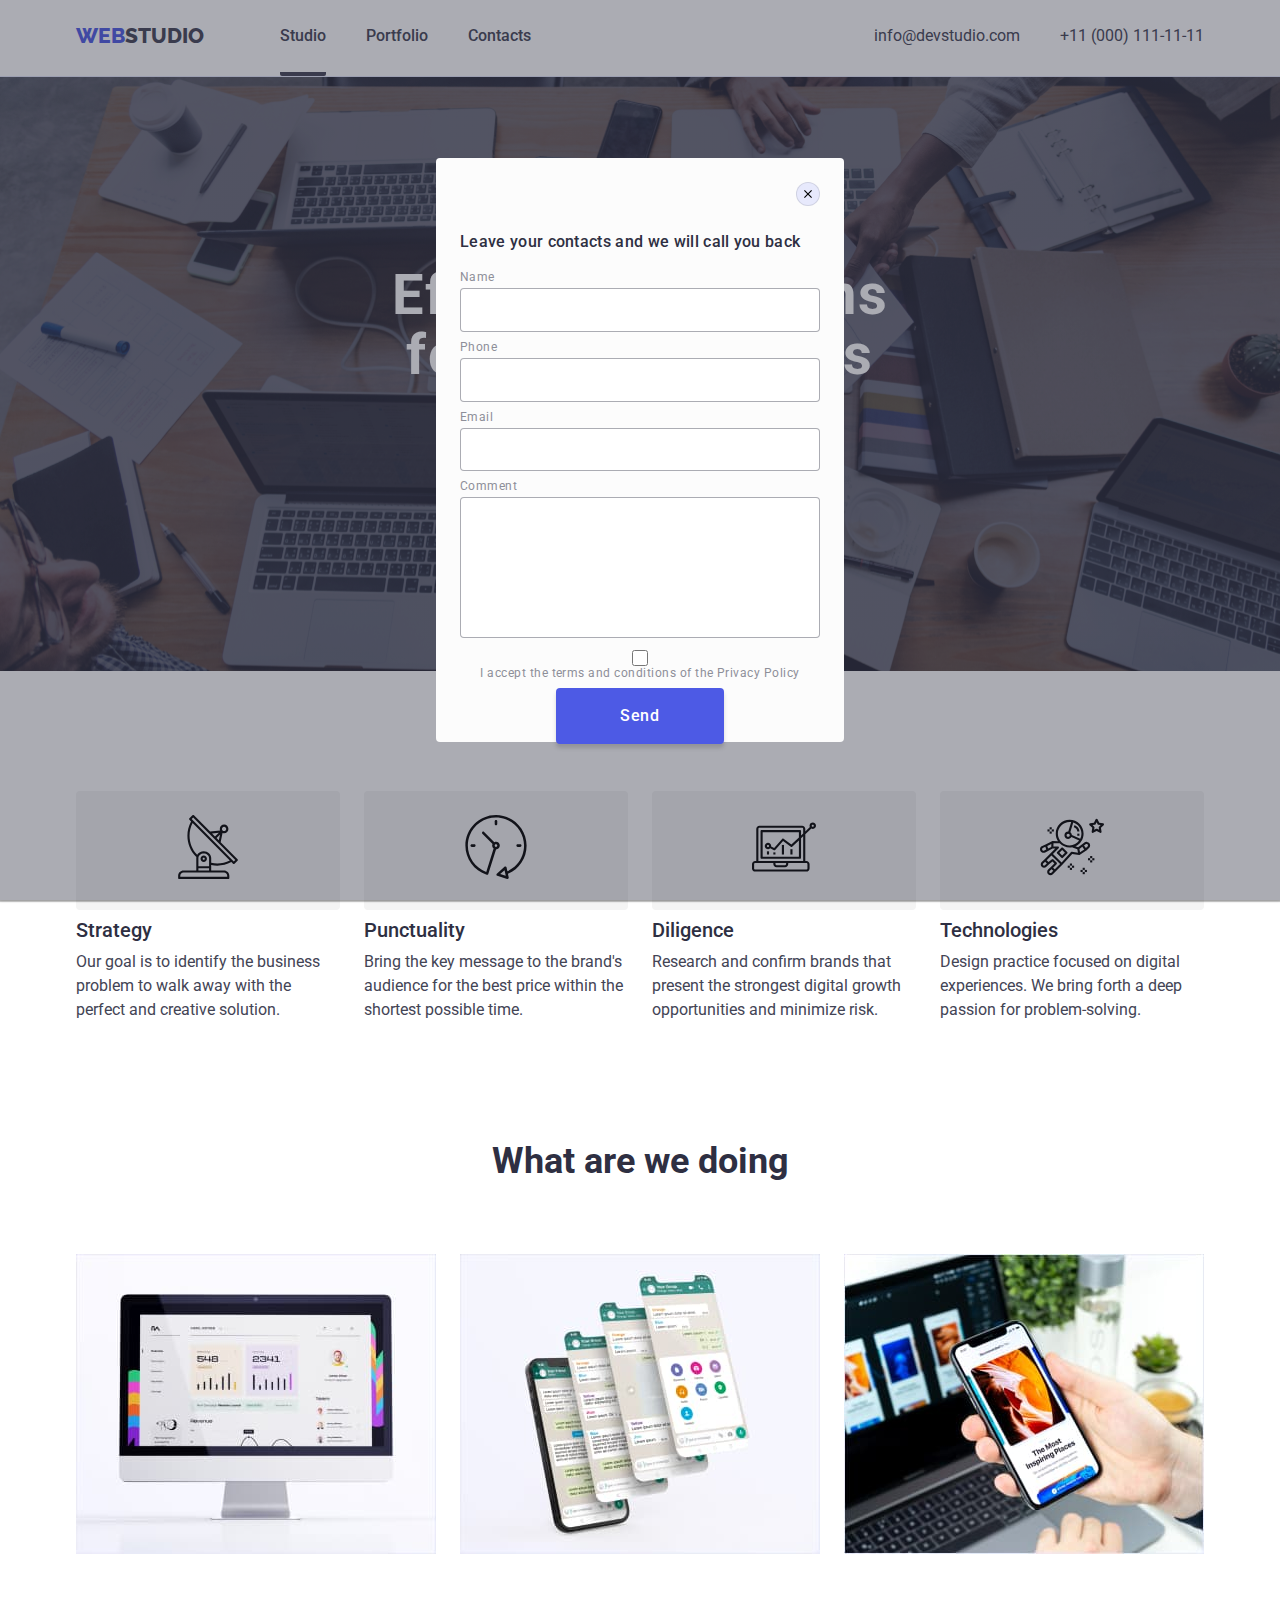
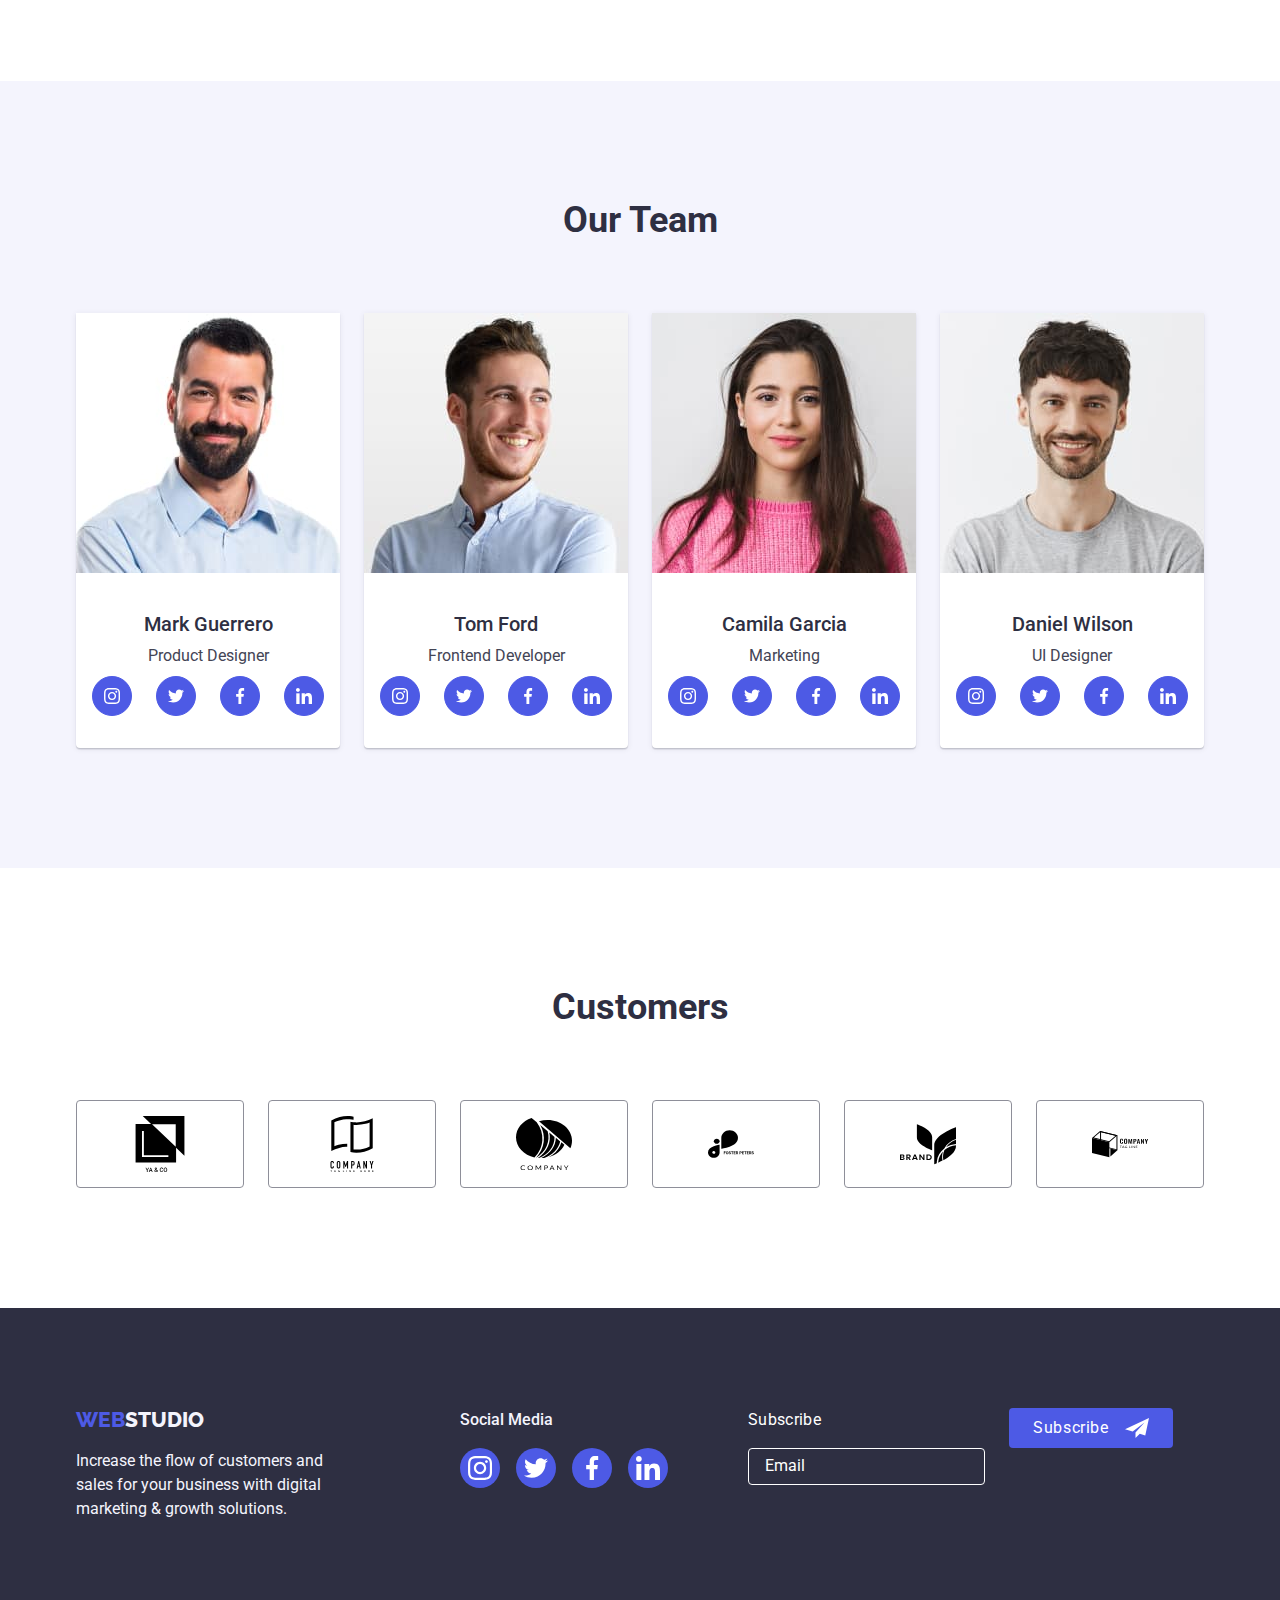
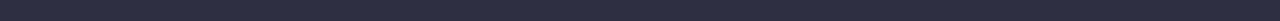
<file: index.html>
<!DOCTYPE html>
<html lang="en">
  <head>
    <meta charset="UTF-8" />
    <meta name="viewport" content="width=device-width, initial-scale=1.0" />
    <title>Web Studio</title>
    <link rel="preconnect" href="https://fonts.googleapis.com" />
    <link rel="preconnect" href="https://fonts.gstatic.com" crossorigin />
    <link
      href="https://fonts.googleapis.com/css2?family=Raleway:ital,wght@0,800;1,800&family=Roboto:wght@400;500;700;900&display=swap"
      rel="stylesheet"
    />
    <link
      rel="stylesheet"
      href="https://cdnjs.cloudflare.com/ajax/libs/modern-normalize/2.0.0/modern-normalize.min.css"
    />
    <link rel="stylesheet" type="text/css" href="./css/style.css" />
  </head>
  <body>
    <header>
      <div class="container flex">
        <nav>
          <ul class="flex header__menu">
            <li>
              <a class="custom-link__logo" href="./index.html"
                ><span>WEB</span>STUDIO</a
              >
            </li>
            <li><a class="custom-link current" href="index.html">Studio</a></li>
            <li><a class="custom-link" href="portfolio.html">Portfolio</a></li>
            <li><a class="custom-link" href="/">Contacts</a></li>
          </ul>
        </nav>
        <address>
          <ul class="flex header__address">
            <li>
              <a
                class="custom-link contact-link"
                href="mailto:info@devstudio.com"
                >info@devstudio.com</a
              >
            </li>
            <li>
              <a class="custom-link contact-link" href="tel:+110001111111"
                >+11 (000) 111-11-11</a
              >
            </li>
          </ul>
        </address>
      </div>
    </header>

    <main>
      <section class="solutions-section">
        <div class="container solutions-section__container">
          <h1 class="title-1">Effective Solutions for Your Business</h1>
          <button
            class="solutions-section__button data-modal-open"
            type="button"
          >
            Order Service
          </button>
        </div>
      </section>

      <section class="strategy-section">
        <div class="container">
          <h2 class="title-2 visually-hidden">Our Strategy</h2>
          <ul class="flex strategy-section__cards">
            <li class="strategy-section__cards-item">
              <div class="strategy-section__cards-item__svg">
                <svg width="64" height="64">
                  <use href="./images/svg/iconpack.svg#icon-satellite"></use>
                </svg>
              </div>
              <h3 class="title-3">Strategy</h3>
              <p>
                Our goal is to identify the business problem to walk away with
                the perfect and creative solution.
              </p>
            </li>
            <li class="strategy-section__cards-item">
              <div class="strategy-section__cards-item__svg">
                <svg width="64" height="64">
                  <use href="./images/svg/iconpack.svg#icon-clock"></use>
                </svg>
              </div>

              <h3 class="title-3">Punctuality</h3>
              <p>
                Bring the key message to the brand's audience for the best price
                within the shortest possible time.
              </p>
            </li>
            <li class="strategy-section__cards-item">
              <div class="strategy-section__cards-item__svg">
                <svg width="64" height="64">
                  <use href="./images/svg/iconpack.svg#icon-diagram"></use>
                </svg>
              </div>

              <h3 class="title-3">Diligence</h3>
              <p>
                Research and confirm brands that present the strongest digital
                growth opportunities and minimize risk.
              </p>
            </li>
            <li class="strategy-section__cards-item">
              <div class="strategy-section__cards-item__svg">
                <svg width="64" height="64">
                  <use href="./images/svg/iconpack.svg#icon-astronaut"></use>
                </svg>
              </div>

              <h3 class="title-3">Technologies</h3>
              <p>
                Design practice focused on digital experiences. We bring forth a
                deep passion for problem-solving.
              </p>
            </li>
          </ul>
        </div>
      </section>

      <section class="doing-section">
        <div class="container">
          <h2 class="title-2">What are we doing</h2>
          <ul class="flex doing-section__cards">
            <li class="doing-section__cards-item">
              <img
                src="./images/competencies/computer.jpg"
                height="300"
                width="360"
                alt="Analyst"
              />
            </li>
            <li class="doing-section__cards-item">
              <img
                src="./images/competencies/mobile_ui.jpg"
                height="300"
                width="360"
                alt="Mobile UI"
              />
            </li>
            <li class="doing-section__cards-item">
              <img
                src="./images/competencies/interface.jpg"
                height="300"
                width="360"
                alt="Interface"
              />
            </li>
          </ul>
        </div>
      </section>

      <section class="team-section">
        <div class="container">
          <h2 class="title-2">Our Team</h2>
          <ul class="flex team-section__cards">
            <li class="team-section__cards-item">
              <img
                class="team-section__cards-item__img"
                src="./images/team/mark_guerrero.jpg"
                height="260"
                width="264"
                alt="Mark's photo"
              />
              <div class="team-section__cards-item__text">
                <h3 class="title-3">Mark Guerrero</h3>
                <p class="team-section__cards-item__p">Product Designer</p>
                <div class="team-section__cards-item__links">
                  <ul class="team-section__cards-item__links-div">
                    <li class="team-section__cards-item__links__icon">
                      <a class="icon__link" href="./">
                        <svg width="16" height="16">
                          <use
                            href="./images/svg/iconpack.svg#icon-instagram"
                          ></use>
                        </svg>
                      </a>
                    </li>
                    <li class="team-section__cards-item__links__icon">
                      <a class="icon__link" href="./">
                        <svg width="16" height="16">
                          <use
                            href="./images/svg/iconpack.svg#icon-twitter"
                          ></use>
                        </svg>
                      </a>
                    </li>
                    <li class="team-section__cards-item__links__icon">
                      <a class="icon__link" href="./">
                        <svg width="16" height="16">
                          <use
                            href="./images/svg/iconpack.svg#icon-facebook"
                          ></use>
                        </svg>
                      </a>
                    </li>
                    <li class="team-section__cards-item__links__icon">
                      <a class="icon__link" href="./">
                        <svg width="16" height="16">
                          <use
                            href="./images/svg/iconpack.svg#icon-linkedin"
                          ></use>
                        </svg>
                      </a>
                    </li>
                  </ul>
                </div>
              </div>
            </li>
            <li class="team-section__cards-item">
              <img
                class="team-section__cards-item__img"
                src="./images/team/tom_ford.jpg"
                height="260"
                width="264"
                alt="Tom's photo'"
              />
              <div class="team-section__cards-item__text">
                <h3 class="title-3">Tom Ford</h3>
                <p class="team-section__cards-item__p">Frontend Developer</p>
                <div class="team-section__cards-item__links">
                  <ul class="team-section__cards-item__links-div">
                    <li class="team-section__cards-item__links__icon">
                      <a class="icon__link" href="./">
                        <svg width="16" height="16">
                          <use
                            href="./images/svg/iconpack.svg#icon-instagram"
                          ></use>
                        </svg>
                      </a>
                    </li>
                    <li class="team-section__cards-item__links__icon">
                      <a class="icon__link" href="./">
                        <svg width="16" height="16">
                          <use
                            href="./images/svg/iconpack.svg#icon-twitter"
                          ></use>
                        </svg>
                      </a>
                    </li>
                    <li class="team-section__cards-item__links__icon">
                      <a class="icon__link" href="./">
                        <svg width="16" height="16">
                          <use
                            href="./images/svg/iconpack.svg#icon-facebook"
                          ></use>
                        </svg>
                      </a>
                    </li>
                    <li class="team-section__cards-item__links__icon">
                      <a class="icon__link" href="./">
                        <svg width="16" height="16">
                          <use
                            href="./images/svg/iconpack.svg#icon-linkedin"
                          ></use>
                        </svg>
                      </a>
                    </li>
                  </ul>
                </div>
              </div>
            </li>
            <li class="team-section__cards-item">
              <img
                class="team-section__cards-item__img"
                src="./images/team/camila_garcia.jpg"
                height="260"
                width="264"
                alt="Camilas photo"
              />
              <div class="team-section__cards-item__text">
                <h3 class="title-3">Camila Garcia</h3>
                <p class="team-section__cards-item__p">Marketing</p>
                <div class="team-section__cards-item__links">
                  <ul class="team-section__cards-item__links-div">
                    <li class="team-section__cards-item__links__icon">
                      <a class="icon__link" href="./">
                        <svg width="16" height="16">
                          <use
                            href="./images/svg/iconpack.svg#icon-instagram"
                          ></use>
                        </svg>
                      </a>
                    </li>
                    <li class="team-section__cards-item__links__icon">
                      <a class="icon__link" href="./">
                        <svg width="16" height="16">
                          <use
                            href="./images/svg/iconpack.svg#icon-twitter"
                          ></use>
                        </svg>
                      </a>
                    </li>
                    <li class="team-section__cards-item__links__icon">
                      <a class="icon__link" href="./">
                        <svg width="16" height="16">
                          <use
                            href="./images/svg/iconpack.svg#icon-facebook"
                          ></use>
                        </svg>
                      </a>
                    </li>
                    <li class="team-section__cards-item__links__icon">
                      <a class="icon__link" href="./">
                        <svg width="16" height="16">
                          <use
                            href="./images/svg/iconpack.svg#icon-linkedin"
                          ></use>
                        </svg>
                      </a>
                    </li>
                  </ul>
                </div>
              </div>
            </li>
            <li class="team-section__cards-item">
              <img
                class="team-section__cards-item__img"
                src="./images/team/daniel_wilson.jpg"
                height="260"
                width="264"
                alt="Daniel's photo'"
              />
              <div class="team-section__cards-item__text">
                <h3 class="title-3">Daniel Wilson</h3>
                <p class="team-section__cards-item__p">UI Designer</p>
                <div class="team-section__cards-item__links">
                  <ul class="team-section__cards-item__links-div">
                    <li class="team-section__cards-item__links__icon">
                      <a class="icon__link" href="./">
                        <svg width="16" height="16">
                          <use
                            href="./images/svg/iconpack.svg#icon-instagram"
                          ></use>
                        </svg>
                      </a>
                    </li>
                    <li class="team-section__cards-item__links__icon">
                      <a class="icon__link" href="./">
                        <svg width="16" height="16">
                          <use
                            href="./images/svg/iconpack.svg#icon-twitter"
                          ></use>
                        </svg>
                      </a>
                    </li>
                    <li class="team-section__cards-item__links__icon">
                      <a class="icon__link" href="./">
                        <svg width="16" height="16">
                          <use
                            href="./images/svg/iconpack.svg#icon-facebook"
                          ></use>
                        </svg>
                      </a>
                    </li>
                    <li class="team-section__cards-item__links__icon">
                      <a class="icon__link" href="./">
                        <svg width="16" height="16">
                          <use
                            href="./images/svg/iconpack.svg#icon-linkedin"
                          ></use>
                        </svg>
                      </a>
                    </li>
                  </ul>
                </div>
              </div>
            </li>
          </ul>
        </div>
      </section>
    </main>

    <section class="customers-section">
      <div class="container">
        <h2 class="title-2">Customers</h2>
        <ul class="customers-section__list">
          <li class="customers-section__list-item">
            <a href="./">
              <svg width="104" height="56">
                <use href="./images/svg/iconpack.svg#icon-client1"></use>
              </svg>
            </a>
          </li>
          <li class="customers-section__list-item">
            <a href="./">
              <svg width="104" height="56">
                <use href="./images/svg/iconpack.svg#icon-client2"></use>
              </svg>
            </a>
          </li>
          <li class="customers-section__list-item">
            <a href="./">
              <svg width="104" height="56">
                <use href="./images/svg/iconpack.svg#icon-client3"></use>
              </svg>
            </a>
          </li>
          <li class="customers-section__list-item">
            <a href="./">
              <svg width="104" height="56">
                <use href="./images/svg/iconpack.svg#icon-client4"></use>
              </svg>
            </a>
          </li>
          <li class="customers-section__list-item">
            <a href="./">
              <svg width="104" height="56">
                <use href="./images/svg/iconpack.svg#icon-client5"></use>
              </svg>
            </a>
          </li>
          <li class="customers-section__list-item">
            <a href="./">
              <svg width="104" height="56">
                <use href="./images/svg/iconpack.svg#icon-client6"></use>
              </svg>
            </a>
          </li>
        </ul>
      </div>
    </section>

    <footer class="footer">
      <div class="container footer__container">
        <div class="footer__text">
          <a class="custom-link__logo" href="./index.html"
            ><span>WEB</span>STUDIO</a
          >
          <p class="footer__text">
            Increase the flow of&nbsp;customers and sales for your business with
            digital marketing &amp;&nbsp;growth solutions.
          </p>
        </div>

        <div class="footer__icons">
          <h4 class="title-4">Social Media</h4>
          <ul class="footer__icons__list">
            <li class="footer__icons__list-item">
              <a class="list-item__link" href="./">
                <svg width="24" height="24">
                  <use href="./images/svg/iconpack.svg#icon-instagram2"></use>
                </svg>
              </a>
            </li>
            <li class="footer__icons__list-item">
              <a class="list-item__link" href="./">
                <svg width="24" height="24">
                  <use href="./images/svg/iconpack.svg#icon-twitter2"></use>
                </svg>
              </a>
            </li>
            <li class="footer__icons__list-item">
              <a class="list-item__link" href="./">
                <svg width="24" height="24">
                  <use href="./images/svg/iconpack.svg#icon-facebook2"></use>
                </svg>
              </a>
            </li>
            <li class="footer__icons__list-item">
              <a class="list-item__link" href="./">
                <svg width="24" height="24">
                  <use href="./images/svg/iconpack.svg#icon-linkedin2"></use>
                </svg>
              </a>
            </li>
          </ul>
        </div>

        <div class="footer__subscribe">
          <form class="subscribe__form" action="/subscribe" method="post">
            <div class="form__group">
              <label for="email">Subscribe</label>
              <input
                type="email"
                id="email"
                name="email"
                placeholder="Email"
                required
              />
            </div>
            <button type="submit">
              Subscribe
              <svg width="24" height="24">
                <use href="./images/svg/iconpack.svg#icon-subscribe"></use>
              </svg>
            </button>
          </form>
        </div>
      </div>
    </footer>

    <div class="data-modal">
      <div class="modal__box">
        <button type="button" class="data-modal-close">
          <svg width="8" height="8">
            <use href="./images/svg/iconpack.svg#icon-close_btn"></use>
          </svg>
        </button>
        <form class="modal-form" action="/leave-contact" method="get">
          <h2 class="modal_title">
            Leave your contacts and we will call you back
          </h2>
          <label
            >Name
            <input type="text" name="name" />
          </label>
          <label
            >Phone
            <input type="tel" name="tel" />
          </label>
          <label
            >Email
            <input type="email" name="mail" />
          </label>
          <label
            >Comment
            <textarea name="textarea" rows="8"></textarea>
          </label>
          <label class="checkbox">
            <input type="checkbox" name="agree" value="agree" />
            I accept the terms and conditions of the Privacy Policy
          </label>
          <button class="modal__form-btn">
            Send
          </button>
        </form>
      </div>
    </div>

    <script defer src="./js/new-modal.js"></script>
  </body>
</html>
</file>
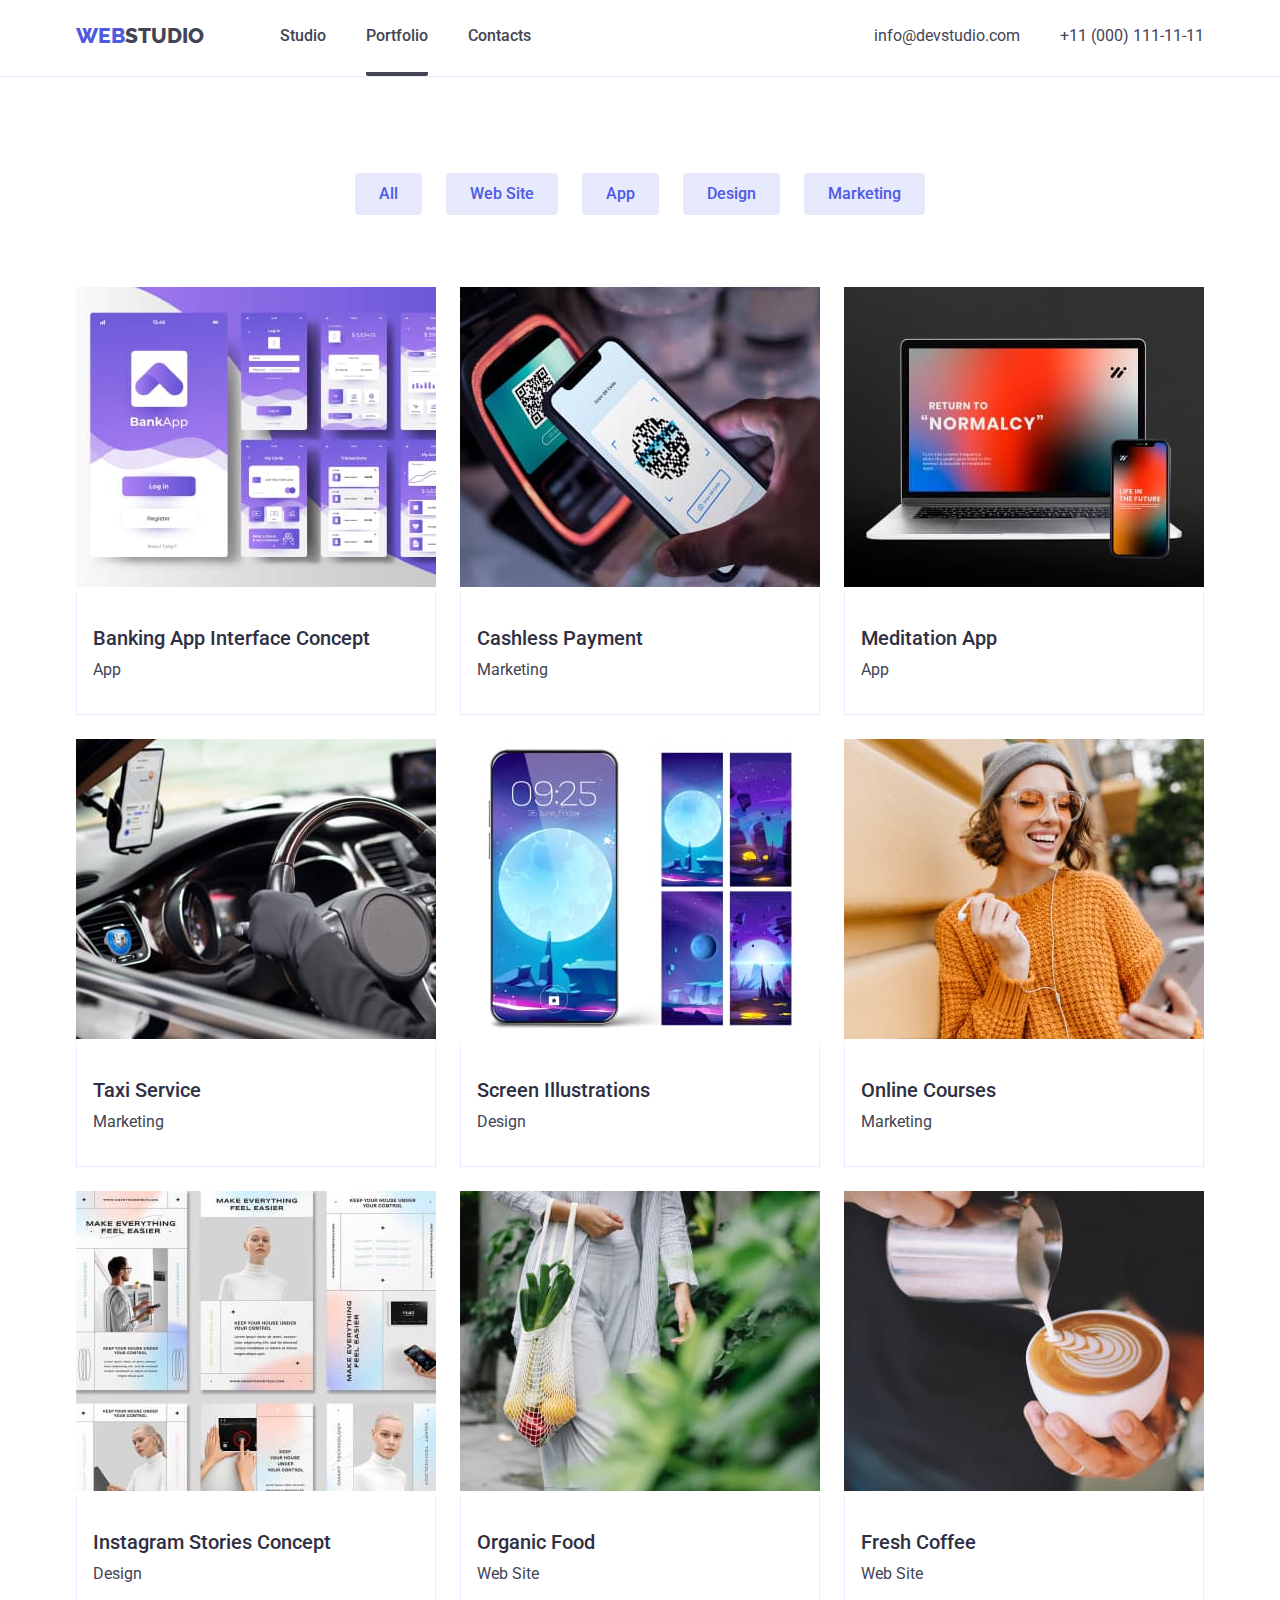
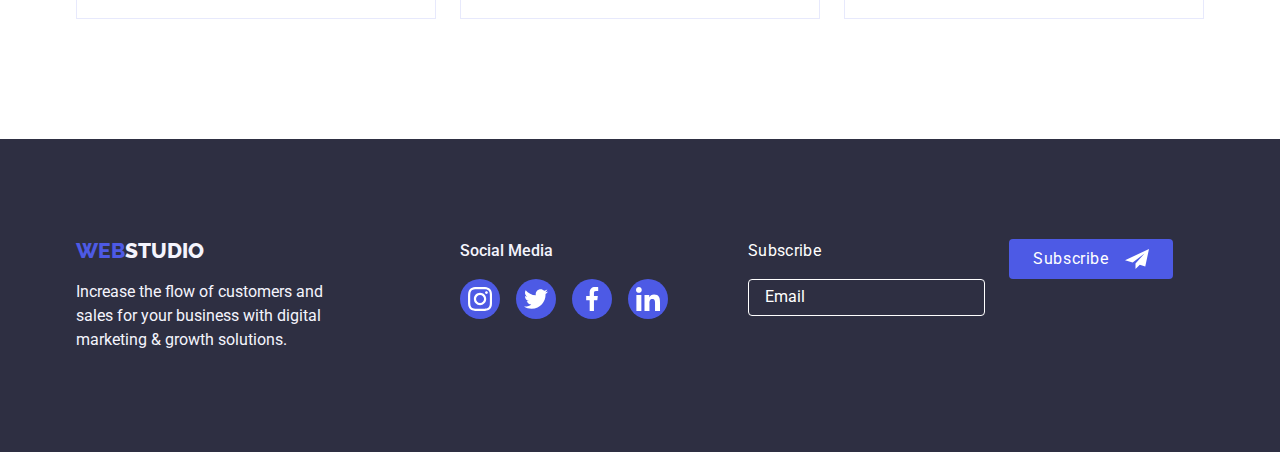
<file: portfolio.html>
<!DOCTYPE html>
<html lang="en">
  <head>
    <meta charset="UTF-8" />
    <meta name="viewport" content="width=device-width, initial-scale=1.0" />
    <title>Portfolio</title>
  </head>
  <link rel="preconnect" href="https://fonts.googleapis.com" />
  <link rel="preconnect" href="https://fonts.gstatic.com" crossorigin />
  <link
    href="https://fonts.googleapis.com/css2?family=Raleway:ital,wght@0,800;1,800&family=Roboto:wght@400;500;700;900&display=swap"
    rel="stylesheet"
  />
  <link
    rel="stylesheet"
    href="https://cdnjs.cloudflare.com/ajax/libs/modern-normalize/2.0.0/modern-normalize.min.css"
  />
  <link rel="stylesheet" type="text/css" href="./css/style.css" />

  <body>
    <header>
      <div class="container flex">
        <nav>
          <ul class="flex header__menu">
            <li>
              <a class="custom-link__logo" href="./index.html"
                ><span>WEB</span>STUDIO</a
              >
            </li>
            <li><a class="custom-link" href="index.html">Studio</a></li>
            <li><a class="custom-link current" href="portfolio.html">Portfolio</a></li>
            <li><a class="custom-link" href="/">Contacts</a></li>
          </ul>
        </nav>
        <address>
          <ul class="flex header__address">
            <li>
              <a
                class="custom-link contact-link"
                href="mailto:info@devstudio.com"
                >info@devstudio.com</a
              >
            </li>
            <li>
              <a class="custom-link contact-link" href="tel:+110001111111"
                >+11 (000) 111-11-11</a
              >
            </li>
          </ul>
        </address>
      </div>
    </header>

    <main>
      <section class="portfolio-section">
        <div class="container">
          <h1 class="visually-hidden">Портфоліо</h1>
          <ul class="flex portfolio-section__buttons-list">
            <li>
              <button class="buttons-list__button" type="button">All</button>
            </li>
            <li>
              <button class="buttons-list__button" type="button">
                Web Site
              </button>
            </li>
            <li>
              <button class="buttons-list__button" type="button">App</button>
            </li>
            <li>
              <button class="buttons-list__button" type="button">Design</button>
            </li>
            <li>
              <button class="buttons-list__button" type="button">
                Marketing
              </button>
            </li>
          </ul>

          <ul class="portfolio-section__cards">

            <li class="portfolio-section__cards-item">
              <a class="portfolio-section__cards-item__link">
                <div class="overlay">
                  <img
                  src="./images/portfolio/1.jpg"
                  height="300"
                  width="360"
                  alt="Banking App Interface Concept"
                />
                <p class="overlay-text">14 Stylish and User-Friendly App Design Concepts · Task Manager App · Calorie Tracker App · Exotic Fruit Ecommerce App · Cloud Storage App</p>
                </div>
                <div class="cards-item__info">
                  <h2 class="title-3">Banking App Interface Concept</h2>
                  <p>App</p>
                </div>
              </a>
            </li>

            <li class="portfolio-section__cards-item">
              <a class="portfolio-section__cards-item__link">
                 <div class="overlay">
                  <img
                  src="./images/portfolio/2.jpg"
                  height="300"
                  width="360"
                  alt="Banking App Interface Concept"
                />
                <p class="overlay-text">14 Stylish and User-Friendly App Design Concepts · Task Manager App · Calorie Tracker App · Exotic Fruit Ecommerce App · Cloud Storage App</p>
                </div>
                <div class="cards-item__info">
                  <h2 class="title-3">Cashless Payment</h2>
                  <p>Marketing</p>
                </div>
              </a>
            </li>
            <li class="portfolio-section__cards-item">
              <a class="portfolio-section__cards-item__link">
                <div class="overlay">
                  <img
                  src="./images/portfolio/3.jpg"
                  height="300"
                  width="360"
                  alt="Banking App Interface Concept"
                />
                <p class="overlay-text">14 Stylish and User-Friendly App Design Concepts · Task Manager App · Calorie Tracker App · Exotic Fruit Ecommerce App · Cloud Storage App</p>
                </div>
                <div class="cards-item__info">
                  <h2 class="title-3">Meditation App</h2>
                  <p>App</p>
                </div>
              </a>
            </li>
            <li class="portfolio-section__cards-item">
              <a class="portfolio-section__cards-item__link">
                <div class="overlay">
                  <img
                  src="./images/portfolio/4.jpg"
                  height="300"
                  width="360"
                  alt="Banking App Interface Concept"
                />
                <p class="overlay-text">14 Stylish and User-Friendly App Design Concepts · Task Manager App · Calorie Tracker App · Exotic Fruit Ecommerce App · Cloud Storage App</p>
                </div>
                <div class="cards-item__info">
                  <h2 class="title-3">Taxi Service</h2>
                  <p>Marketing</p>
                </div>
              </a>
            </li>
            <li class="portfolio-section__cards-item">
              <a class="portfolio-section__cards-item__link">
                <div class="overlay">
                  <img
                  src="./images/portfolio/5.jpg"
                  height="300"
                  width="360"
                  alt="Banking App Interface Concept"
                />
                <p class="overlay-text">14 Stylish and User-Friendly App Design Concepts · Task Manager App · Calorie Tracker App · Exotic Fruit Ecommerce App · Cloud Storage App</p>
                </div>
                <div class="cards-item__info">
                  <h2 class="title-3">Screen Illustrations</h2>
                  <p>Design</p>
                </div>
              </a>
            </li>
            <li class="portfolio-section__cards-item">
              <a class="portfolio-section__cards-item__link">
                <div class="overlay">
                  <img
                  src="./images/portfolio/6.jpg"
                  height="300"
                  width="360"
                  alt="Banking App Interface Concept"
                />
                <p class="overlay-text">14 Stylish and User-Friendly App Design Concepts · Task Manager App · Calorie Tracker App · Exotic Fruit Ecommerce App · Cloud Storage App</p>
                </div>
                <div class="cards-item__info">
                  <h2 class="title-3">Online Courses</h2>
                  <p>Marketing</p>
                </div>
              </a>
            </li>
            <li class="portfolio-section__cards-item">
              <a class="portfolio-section__cards-item__link">
                <div class="overlay">
                  <img
                  src="./images/portfolio/7.jpg"
                  height="300"
                  width="360"
                  alt="Banking App Interface Concept"
                />
                <p class="overlay-text">14 Stylish and User-Friendly App Design Concepts · Task Manager App · Calorie Tracker App · Exotic Fruit Ecommerce App · Cloud Storage App</p>
                </div>
                <div class="cards-item__info">
                  <h2 class="title-3">Instagram Stories Concept</h2>
                  <p>Design</p>
                </div>
              </a>
            </li>
            <li class="portfolio-section__cards-item">
              <a class="portfolio-section__cards-item__link">
                <div class="overlay">
                  <img
                  src="./images/portfolio/8.jpg"
                  height="300"
                  width="360"
                  alt="Banking App Interface Concept"
                />
                <p class="overlay-text">14 Stylish and User-Friendly App Design Concepts · Task Manager App · Calorie Tracker App · Exotic Fruit Ecommerce App · Cloud Storage App</p>
                </div>
                <div class="cards-item__info">
                  <h2 class="title-3">Organic Food</h2>
                  <p>Web Site</p>
                </div>
              </a>
            </li>
            <li class="portfolio-section__cards-item">
              <a class="portfolio-section__cards-item__link">
                <div class="overlay">
                  <img
                  src="./images/portfolio/9.jpg"
                  height="300"
                  width="360"
                  alt="Banking App Interface Concept"
                />
                <p class="overlay-text">14 Stylish and User-Friendly App Design Concepts · Task Manager App · Calorie Tracker App · Exotic Fruit Ecommerce App · Cloud Storage App</p>
                </div>
                <div class="cards-item__info">
                  <h2 class="title-3">Fresh Coffee</h2>
                  <p>Web Site</p>
                </div>
              </a>
            </li>
          </ul>
        </div>
      </section>
    </main>

    <footer class="footer">
      <div class="container footer__container">
        <div class="footer__text">
          <a class="custom-link__logo" href="./index.html"
            ><span>WEB</span>STUDIO</a
          >
          <p class="footer__text">
            Increase the flow of&nbsp;customers and sales for your business with
            digital marketing &amp;&nbsp;growth solutions.
          </p>
        </div>

        <div class="footer__icons">
          <h4 class="title-4">Social Media</h4>
          <ul class="footer__icons__list">
            <li class="footer__icons__list-item">
              <a class="list-item__link" href="./">
                <svg width="24" height="24">
                  <use href="./images/svg/iconpack.svg#icon-instagram2"></use>
                </svg>
              </a>
            </li>
            <li class="footer__icons__list-item">
              <a class="list-item__link" href="./">
                <svg width="24" height="24">
                  <use href="./images/svg/iconpack.svg#icon-twitter2"></use>
                </svg>
              </a>
            </li>
            <li class="footer__icons__list-item">
              <a class="list-item__link" href="./">
                <svg width="24" height="24">
                  <use href="./images/svg/iconpack.svg#icon-facebook2"></use>
                </svg>
              </a>
            </li>
            <li class="footer__icons__list-item">
              <a class="list-item__link" href="./">
                <svg width="24" height="24">
                  <use href="./images/svg/iconpack.svg#icon-linkedin2"></use>
                </svg>
              </a>
            </li>
          </ul>
        </div>

        <div class="footer__subscribe">
          <form class="subscribe__form" action="/subscribe" method="post">
            <div class="form__group">
              <label for="email">Subscribe</label>
              <input type="email" id="email" name="email" placeholder="Email" required />
            </div>
            <button type="submit">
              Subscribe
              <svg width="24" height="24">
                <use href="./images/svg/iconpack.svg#icon-subscribe"></use>
              </svg>
            </button>
          </form>
        </div>
      </div>
    </footer>
  </body>
</html>
</file>
<file: css/style.css>
:root {
  --navy-blue: #2e2f42;
  --slate-color: #434455;
  --iris-color: #4d5ae5;
  --ocean-color: #404bbf;
  --cornflower-color: #e7e9fc;
  --cloud-color: #f4f4fd;
  --white-color: #ffffff;
}

body {
  font-family: "Roboto", sans-serif;
  font-style: normal;
  color: var(--slate-color);
  font-size: 16px;
  line-height: 1.5;
  letter-spacing: 2%;
}

h1,
h2,
h3,
h4,
h5,
h6 {
  margin: 0;
  padding: 0;
}

.container {
  max-width: 1158px;
  margin: 0 auto 0 auto;
  padding: 0;
  padding-left: 15px;
  padding-right: 15px;
}

ul {
  margin: 0;
  padding: 0;
  list-style: none;
}

button {
  padding: 0;
  margin: 0;
}

p {
  margin: 0;
  padding: 0;
}

.visually-hidden {
  position: absolute;
  width: 1px;
  height: 1px;
  margin: -1px;
  border: 0;
  padding: 0;
  white-space: nowrap;
  clip-path: inset(100%);
  clip: rect(0 0 0 0);
  overflow: hidden;
}

.title-1 {
  font-family: "Roboto", sans-serif;
  font-weight: 700;
  font-size: 56px;
  line-height: 1.07143;
  letter-spacing: 0.02em;
  text-align: center;
  color: var(--white-color);
  margin: 0 0 48px 0;
}

.title-2 {
  color: var(--navy-blue);
  font-size: 36px;
  line-height: 1.11;
  text-align: center;
  margin-bottom: 72px;
}

.title-3 {
  color: var(--navy-blue);
  font-size: 20px;
  line-height: 1.2;
  margin-bottom: 8px;
  font-weight: 500;
}

.title-4 {
  font-weight: 500;
  margin-bottom: 16px;
}

.modal_title {
  font-weight: 500;
  font-size: 16px;
  line-height: 1.5;
  letter-spacing: 0.02em;
  color: var(--navy-blue);
  margin-bottom: 16px;
}

.flex {
  display: flex;
}

/* header */
header {
  border-bottom: 1px solid var(--cornflower-color);
}

nav {
  margin-right: auto;
}

.header__container {
  padding-top: 24px;
  padding-bottom: 24px;
  padding-right: 156px;
  padding-left: 156px;
}

.header__menu {
  gap: 40px;
}

.header__address {
  gap: 40px;
  margin-left: auto;
}

.custom-link__logo {
  display: block;
  padding-top: 24px;
  padding-bottom: 24px;
}

.custom-link__logo span {
  color: var(--iris-color);
}

.custom-link {
  display: block;
  padding-top: 24px;
  padding-bottom: 24px;
  text-decoration: none;
  color: inherit;
  font-style: normal;
  font-weight: 500;
}

.current::after {
  content: "";
  position: absolute;
  width: 100%;
  background-color: transparent;
  transition: background-color ease-in-out;
}

.custom-link.current {
  border-bottom: 4px solid;
  border-radius: 2px;
}

.contact-link {
  font-weight: 400;
  transition: color ease-in-out;
}

.custom-link:hover {
  color: var(--ocean-color);
}

.custom-link:focus {
  color: var(--ocean-color);
}

.custom-link__logo {
  font-family: "Raleway", sans-serif;
  font-optical-sizing: auto;
  font-weight: 800;
  text-decoration: none;
  font-size: 21px;
  line-height: 1.16;
  color: inherit;
  font-style: normal;
  margin-right: 36px;
}

/* footer */
.footer {
  padding-top: 100px;
  padding-bottom: 100px;
  background-color: var(--navy-blue);
  color: var(--cloud-color);
}

.footer__container {
  display: flex;
}

footer .custom-link__logo {
  display: inline-block;
  margin-bottom: 16px;
  margin-right: 0;
  padding-top: 0;
  padding-bottom: 0;
}

.footer__text {
  max-width: 264px;
  width: 100%;
  margin-right: 120px;
}

.footer__icons {
  margin-right: 80px;
}

.footer__icons__list {
  display: flex;
  gap: 16px;
}

.footer__icons__list-item {
  height: 40px;
  width: 40px;
}

.list-item__link:hover {
  background-color: #31d0aa;
}

.list-item__link use {
  fill: var(--white-color);
}

.list-item__link {
  border-radius: 50%;
  background-color: var(--iris-color);
  height: 100%;
  width: 100%;
  display: flex;
  justify-content: center;
  align-items: center;
  transition: background-color ease-in-out;
}

.subscribe__form {
  display: flex;
}

.subscribe__form button {
  padding: 8px 24px;
  line-height: 1.5;
  max-height: 40px; /* Примусово обмежив!!! */
  letter-spacing: 0.04em;
  text-align: center;
  color: var(--white-color);
  background-color: var(--iris-color);
  border-radius: 4px;
  border: 0;
  cursor: pointer;
  display: flex;
  text-align: center;
}

.modal__form label {
  display: flex;
  flex-direction: column;
}

.subscribe__form button:hover {
  background-color: var(--ocean-color);
}

.subscribe__form button svg {
  margin-left: 16px;
  fill: var(--white-color);
}

.form__group {
  margin-right: 24px;
  display: flex;
  flex-direction: column;
}

.form__group label {
  display: block;
  margin-bottom: 16px;
  line-height: 1.5;
  letter-spacing: 0.02em;
  color: var(--white-color);
}

.form__group input {
  color: var(--white-color);
  border: 1px solid var(--white-color);
  padding: 8px 16px;
  border-radius: 4px;
  background-color: inherit;
}

.form__group input::placeholder {
  color: var(--white-color);
}

/* index.html */

/* Solutions-section */
.solutions-section {
  padding-top: 188px;
  padding-bottom: 188px;
  margin-left: auto;
  margin-right: auto;
  max-width: 1440px;
  width: 100%;
  background-image: linear-gradient(
      rgba(46, 47, 66, 0.7),
      rgba(46, 47, 66, 0.7)
    ),
    url(../images/hero/hero-bg.jpg);
}

.solutions-section__container {
  margin-left: auto;
  margin-right: auto;
  max-width: 530px;
}

.solutions-section {
  background-color: var(--navy-blue);
}

.solutions-section__button {
  background-color: var(--iris-color);
  color: var(--white-color);
  border: 0;
  cursor: pointer;
  border-radius: 4px;
  padding: 16px 32px;
  box-shadow: 0px 4px 4px 0px #00000026;
  display: block;
  margin: 0 auto;
  transition: background-color ease-in-out;
}

.solutions-section__button:hover {
  background-color: var(--ocean-color);
}

.solutions-section__button:focus {
  background-color: var(--ocean-color);
}

/* strategy-section */

.strategy-section {
  padding-top: 120px;
  padding-bottom: 120px;
}

.strategy-section__cards {
  gap: 24px;
}

.strategy-section__cards-item {
  width: calc((100% - 72px) / 4);
}

.strategy-section__cards-item__svg {
  text-align: center;
  margin-bottom: 8px;
  background-color: #f4f4f4;
  padding-top: 24px;
  padding-bottom: 24px;
  border-radius: 4px;
}

/* doing-section */
.doing-section {
  padding-bottom: 120px;
}

.doing-section__cards {
  display: flex;
  flex-direction: row;
  justify-content: center;
  gap: 24px;
}

.doing-section__cards-item {
  width: calc((100% - 48px) / 3);
}

/* team-section */

.team-section {
  background-color: var(--cloud-color);
  padding-top: 120px;
  padding-bottom: 120px;
}

.team-section__cards {
  gap: 24px;
}

.team-section__cards-item {
  border-radius: 0 0 4px 4px;
  box-shadow: 0 2px 1px 0 rgba(46, 47, 66, 0.08),
    0 1px 1px 0 rgba(46, 47, 66, 0.16), 0 1px 6px 0 rgba(46, 47, 66, 0.08);
  width: calc((100% - 72px) / 4);
  border-radius: 0 0 4px 4px;
  text-align: center;
  box-shadow: 0 2px 1px 0 rgba(46, 47, 66, 0.08),
    0 1px 1px 0 rgba(46, 47, 66, 0.16), 0 1px 6px 0 rgba(46, 47, 66, 0.08);
  background-color: var(--white-color);
}

.team-section__cards-item__links {
  display: flex;
  justify-content: center;
  align-items: center;
}

.team-section__cards-item__links-div {
  display: flex;
  flex-direction: row;
  align-items: center;
  gap: 24px;
}

.team-section__cards-item__links__icon {
  height: 40px;
  width: 40px;
}

.icon__link {
  display: flex;
  align-items: center;
  justify-content: center;
  height: 100%;
  width: 100%;
  border: 1px solid var(--iris-color);
  background-color: var(--iris-color);
  border-radius: 50%;
  transition: background-color ease-in-out;
}

.icon__link:hover {
  background-color: var(--ocean-color);
}

.icon__link use {
  fill: var(--white-color);
}

.team-section__cards-item__text {
  padding-top: 32px;
  padding-bottom: 32px;
}

.team-section__cards-item__p {
  margin-bottom: 8px;
}

/* Customers-section */
.customers-section {
  padding-top: 120px;
  padding-bottom: 120px;
}

.customers-section__list {
  display: flex;
  gap: 24px;
}

.customers-section__list-item {
  width: calc((100% - 120px) / 6);
  height: 88px;
}

.customers-section__list-item a {
  height: 100%;
  width: 100%;
  display: flex;
  justify-content: center;
  align-items: center;
  border: 1px solid #8e8f99;
  border-radius: 4px;
  transition: fill ease-in-out;
}

.customers-section__list-item:hover a {
  border-color: #404bbf;
}

.customers-section__list-item:hover use {
  fill: #404bbf;
}

/* portfolio */
.portfolio-section {
  padding-top: 96px;
  padding-bottom: 120px;
}

.portfolio-section__buttons-list {
  gap: 48px 24px;
  justify-content: center;
  margin-bottom: 72px;
}

.portfolio-section__cards {
  display: flex;
  flex-wrap: wrap;
  gap: 24px;
}

.portfolio-section__cards-item {
  width: calc((100% - 48px) / 3);
}

.portfolio-section__cards-item:hover img::after {
  content: "";
  position: absolute;
  top: 0;
  left: 0;
  width: 100%;
  height: 100%;
  background-color: rgba(0, 0, 255, 0.5);
  display: flex;
  flex-direction: column;
  justify-content: center;
  align-items: center;
  transition: transform 0.3s ease-in-out;
  transform: translateY(0);
}

.portfolio-section__cards-item__link {
  transition: box-shadow ease-in-out;
}

.cards-item__info {
  padding-top: 32px;
  padding-left: 16px;
  padding-bottom: 32px;
  border-left: 1px solid var(--cornflower-color);
  border-right: 1px solid var(--cornflower-color);
  border-bottom: 1px solid var(--cornflower-color);
}

.portfolio-section__cards-item:hover .cards-item__info {
  box-shadow: 0 2px 1px 0 rgba(46, 47, 66, 0.08),
    0 1px 1px 0 rgba(46, 47, 66, 0.16), 0 1px 6px 0 rgba(46, 47, 66, 0.08);
  background: var(--white-color);
}

.overlay {
  position: relative;
  overflow: hidden;
}

.overlay-text {
  position: absolute;
  width: 100%;
  height: 100%;
  top: 0;
  left: 0;
  background-color: #404bbf;
  transform: translateY(100%);
  transition: transform 250ms cubic-bezier(0.4, 0, 0.2, 1);
  color: var(--cloud-color);
  padding: 40px 32px 164px 32px;
}

.portfolio-section__cards-item__link:hover .overlay-text,
.portfolio-section__cards-item__link:focus .overlay-text {
  transform: translateY(0%);
}

.buttons-list__button {
  padding: 12px 24px 12px 24px;
  font-family: inherit;
  font-weight: 500;
  font-size: 16px;
  color: var(--iris-color);
  background-color: var(--cornflower-color);
  border: 0;
  border-radius: 4px;
  cursor: pointer;
  transition: color ease-in-out;
  transition: background-color ease-in-out;
}

.buttons-list__button:hover {
  color: var(--white-color);
  background-color: var(--ocean-color);
}

.buttons-list__button:active {
  color: var(--white-color);
  background-color: var(--ocean-color);
}

/* Modal */
.data-modal {
  position: fixed;
  top: 0;
  left: 0;
  width: 100%;
  height: 100%;
  z-index: 10;
  box-shadow: 0 2px 1px 0 rgba(0, 0, 0, 0.2), 0 1px 3px 0 rgba(0, 0, 0, 0.12),
    0 1px 1px 0 rgba(0, 0, 0, 0.14);
  background: rgba(46, 47, 66, 0.4);
  justify-content: center;
  overflow-y: auto;
  opacity: 1;
  transition: opacity 0.2s, visibility 0.2s;
}

.is-hidden {
  visibility: hidden;
  opacity: 0;
}

.modal__box {
  padding: 72px 24px 24px 24px;
  position: absolute;
  width: 408px;
  height: 584px;
  background-color: #fcfcfc;
  border-radius: 4px;
  left: 50%;
  top: 50%;
  transform: translate(-50%, -50%);
  transition: transform 0.2s;
}

.data-modal-close {
  position: absolute;
  top: 24px;
  right: 24px;
  width: 24px;
  height: 24px;
  display: flex;
  justify-content: center;
  align-items: center;
  padding: 0;
  border-radius: 100%;
  border: 1px solid rgba(0, 0, 0, 0.1);
  background-color: var(--cornflower-color);
  cursor: pointer;
}

.data-modal-close:hover {
  background-color: var(--ocean-color);
}

.data-modal-close:hover use {
  fill: var(--white-color);
}

.data-modal-close:active {
  background-color: var(--ocean-color);
}

.data-modal-close:active use {
  fill: var(--white-color);
}

.modal-form label {
  display: flex;
  flex-direction: column;
  margin-bottom: 8px;
  font-family: "Roboto", sans-serif;
  font-weight: 400;
  font-size: 12px;
  line-height: 1.16667;
  letter-spacing: 0.04em;
  color: #8e8f99;
}

.modal-form label input {
  margin-top: 4px;
  border: 1px solid rgba(46, 47, 66, 0.4);
  border-radius: 4px;
  padding: 14px 17px 14px 17px;
}

.modal-form label input:active {
  border-color: var(#4d5ae5);
}

.modal-form label textarea {
  margin-top: 4px;
  border: 1px solid rgba(46, 47, 66, 0.4);
  border-radius: 4px;
  padding: 14px 17px 14px 17px;
  resize: none;
}

.modal-form label textarea:active {
  border-color: var(#4d5ae5);
}

.checkbox {
  display: flex;
  align-items: center;
  margin-bottom: 100px;
}

.checkbox input {
  height: 16px;
  width: 16px;
}

.modal__form-btn {
  margin: 0 auto;
  color: var(--white-color);
  display: flex;
  font-family: "Roboto", sans-serif;
  font-weight: 500;
  font-size: 16px;
  line-height: 1.5;
  letter-spacing: 0.04em;
  text-align: center;
  padding: 16px 64px;
  border: 0;
  border-radius: 4px;
  box-shadow: 0 4px 4px 0 rgba(0, 0, 0, 0.15);
  background: var(--iris-color);
}
</file>
